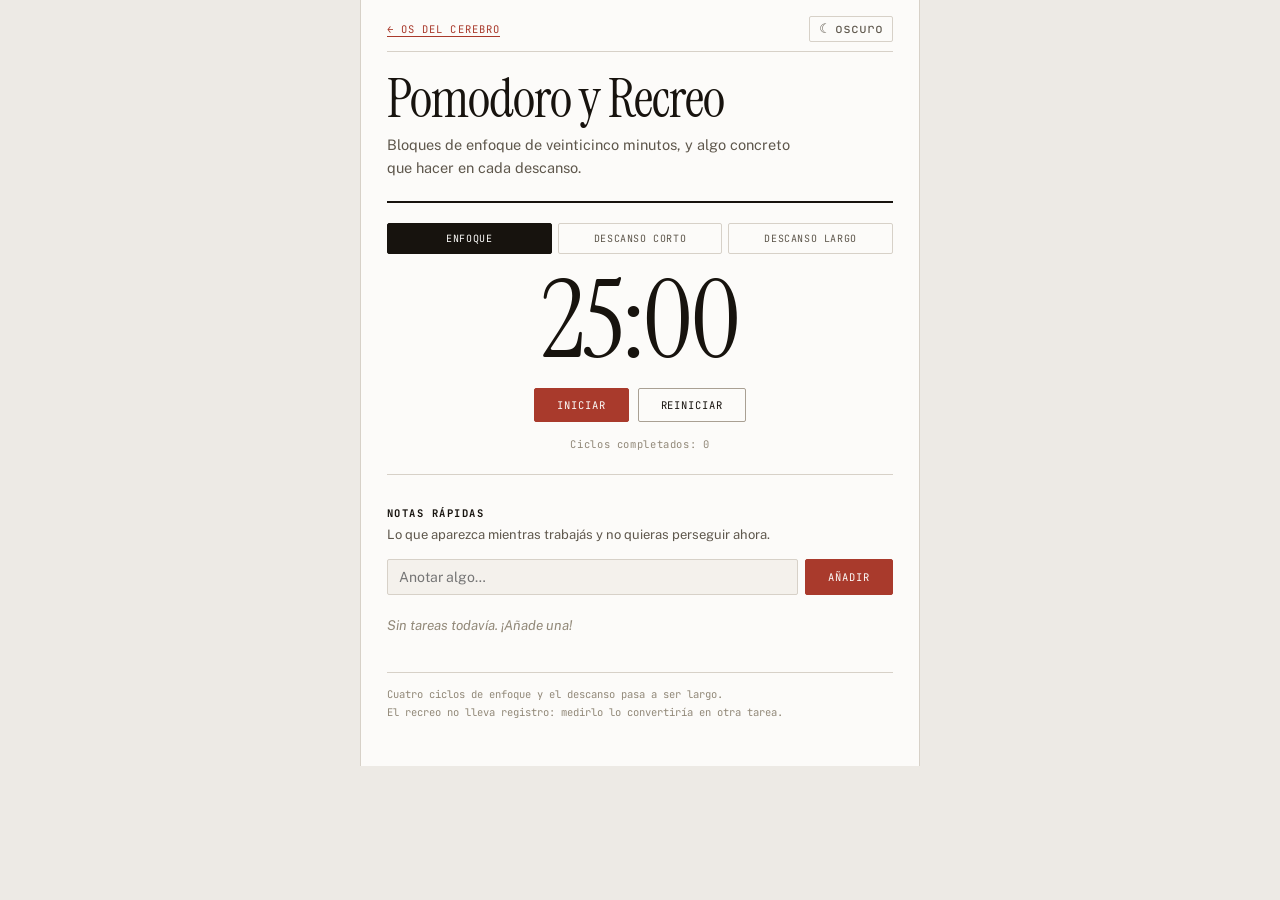
<file: pomodoro-notas/index.html>
<!DOCTYPE html>
<html lang="es">
<head>
  <meta charset="UTF-8" />
  <meta name="viewport" content="width=device-width, initial-scale=1.0" />
  <title>Pomodoro y Recreo</title>
  <link rel="preconnect" href="https://fonts.googleapis.com" />
  <link rel="preconnect" href="https://fonts.gstatic.com" crossorigin />
  <link rel="stylesheet" href="https://fonts.googleapis.com/css2?family=Instrument+Serif&family=JetBrains+Mono:wght@400;700&family=Public+Sans:wght@400;500;600&display=swap" />
  <link rel="stylesheet" href="style.css" />
</head>
<body>
  <main class="app">
    <div class="folio">
      <span><a href="https://claude.ai/code/artifact/37985efb-9c8a-419b-9b6c-6180fbc9257e">← OS del Cerebro</a></span>
      <button id="theme-toggle" class="icon-btn" title="Cambiar tema" aria-label="Cambiar tema">tema</button>
    </div>

    <header class="app-header">
      <h1>Pomodoro y Recreo</h1>
      <p class="app-sub">Bloques de enfoque de veinticinco minutos, y algo concreto que hacer en cada descanso.</p>
    </header>

    <section class="timer-card">
      <div class="mode-tabs">
        <button class="mode-tab active" data-mode="work">Enfoque</button>
        <button class="mode-tab" data-mode="short">Descanso corto</button>
        <button class="mode-tab" data-mode="long">Descanso largo</button>
      </div>

      <div class="timer-display">
        <span id="time">25:00</span>
      </div>

      <div class="timer-controls">
        <button id="start-pause" class="btn primary">Iniciar</button>
        <button id="reset" class="btn">Reiniciar</button>
      </div>

      <div class="cycle-info">
        <span id="cycle-count">Ciclos completados: 0</span>
      </div>
    </section>

    <section class="recreo-card" id="recreo" hidden>
      <div class="recreo-head">
        <h2>Área recreativa</h2>
        <span class="recreo-len" id="recreo-len"></span>
      </div>
      <p class="recreo-idea" id="recreo-idea"></p>
      <p class="recreo-why" id="recreo-why"></p>
      <div class="recreo-actions">
        <button id="recreo-otra" class="btn">Otra idea</button>
        <span class="recreo-nota">No se cuenta ni se guarda. Es el recreo.</span>
      </div>
    </section>

    <section class="notes-card">
      <h2>Notas rápidas</h2>
      <p class="notes-note">Lo que aparezca mientras trabajás y no quieras perseguir ahora.</p>
      <form id="note-form" class="note-form">
        <input id="note-input" type="text" placeholder="Anotar algo…" autocomplete="off" />
        <button type="submit" class="btn primary">Añadir</button>
      </form>
      <ul id="note-list" class="note-list"></ul>
    </section>

    <footer class="app-footer">
      Cuatro ciclos de enfoque y el descanso pasa a ser largo.<br>
      El recreo no lleva registro: medirlo lo convertiría en otra tarea.
    </footer>
  </main>

  <script src="script.js"></script>
</body>
</html>
</file>
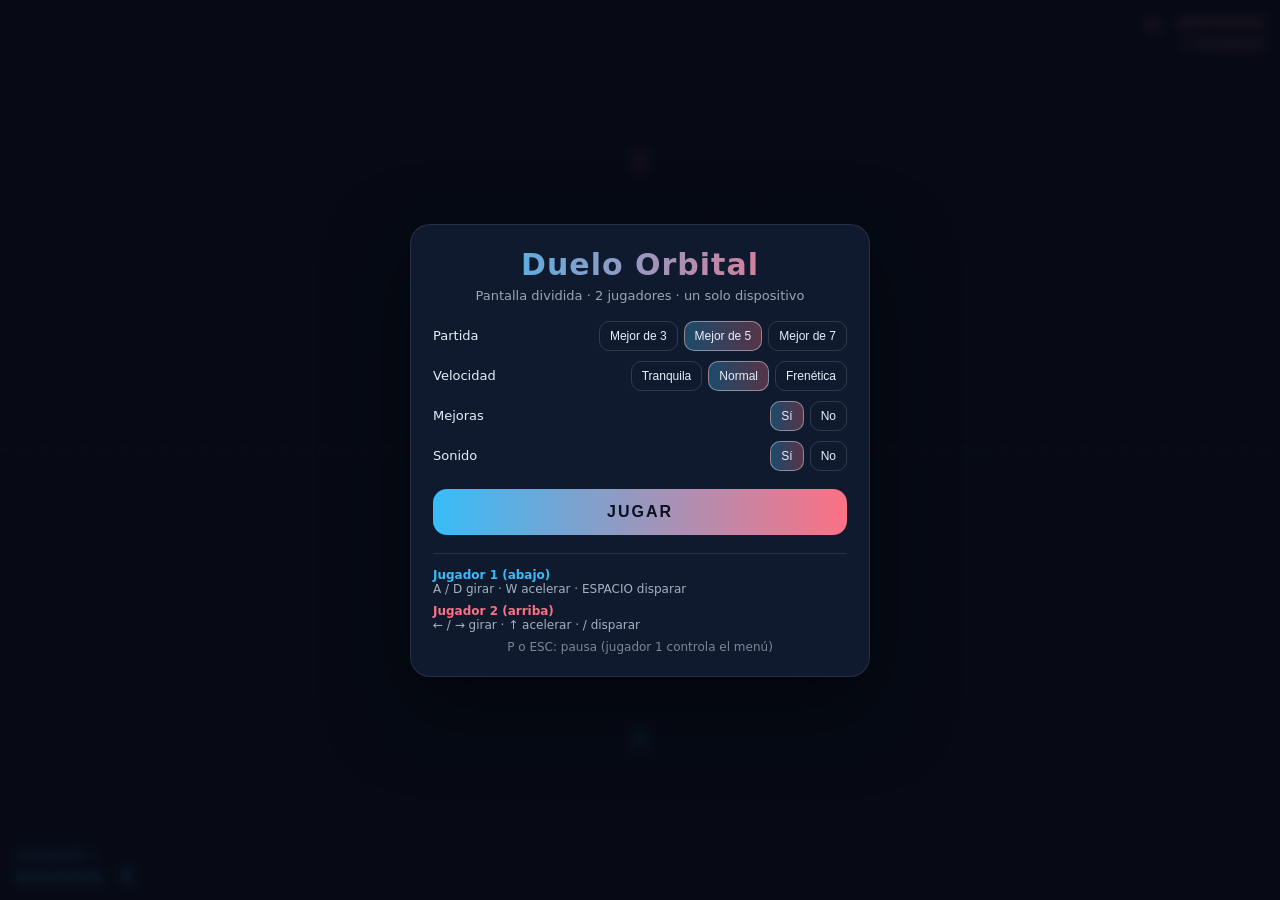
<file: pomodoro-notas/juego/index.html>
<!DOCTYPE html>
<html lang="es">
<head>
  <meta charset="UTF-8" />
  <meta name="viewport" content="width=device-width, initial-scale=1.0, user-scalable=no" />
  <title>Duelo Orbital — 2 jugadores</title>
  <link rel="stylesheet" href="style.css" />
</head>
<body>
  <div id="stage">
    <canvas id="canvas"></canvas>

    <!-- Controles táctiles jugador 2 (arriba, girados 180°) -->
    <div class="touch touch-top" id="touch-p2">
      <button class="pad" data-key="ArrowLeft">◀</button>
      <button class="pad" data-key="ArrowUp">▲</button>
      <button class="pad" data-key="ArrowRight">▶</button>
      <button class="pad fire" data-key="Slash">DISPARAR</button>
    </div>

    <!-- Controles táctiles jugador 1 (abajo) -->
    <div class="touch touch-bottom" id="touch-p1">
      <button class="pad" data-key="KeyA">◀</button>
      <button class="pad" data-key="KeyW">▲</button>
      <button class="pad" data-key="KeyD">▶</button>
      <button class="pad fire" data-key="Space">DISPARAR</button>
    </div>

    <!-- Menú: pertenece al jugador 1 (orientado hacia abajo) -->
    <div id="menu" class="overlay">
      <div class="panel">
        <h1>Duelo Orbital</h1>
        <p class="sub">Pantalla dividida · 2 jugadores · un solo dispositivo</p>

        <div class="rows">
          <div class="row">
            <span>Partida</span>
            <div class="opts" data-setting="rondas">
              <button data-value="2">Mejor de 3</button>
              <button data-value="3" class="on">Mejor de 5</button>
              <button data-value="4">Mejor de 7</button>
            </div>
          </div>
          <div class="row">
            <span>Velocidad</span>
            <div class="opts" data-setting="velocidad">
              <button data-value="0.85">Tranquila</button>
              <button data-value="1" class="on">Normal</button>
              <button data-value="1.25">Frenética</button>
            </div>
          </div>
          <div class="row">
            <span>Mejoras</span>
            <div class="opts" data-setting="powerups">
              <button data-value="1" class="on">Sí</button>
              <button data-value="0">No</button>
            </div>
          </div>
          <div class="row">
            <span>Sonido</span>
            <div class="opts" data-setting="sonido">
              <button data-value="1" class="on">Sí</button>
              <button data-value="0">No</button>
            </div>
          </div>
        </div>

        <button id="play" class="cta">JUGAR</button>

        <div class="controls">
          <div>
            <strong>Jugador 1 (abajo)</strong>
            <span>A / D girar · W acelerar · ESPACIO disparar</span>
          </div>
          <div>
            <strong>Jugador 2 (arriba)</strong>
            <span>← / → girar · ↑ acelerar · / disparar</span>
          </div>
          <div class="hint">P o ESC: pausa (jugador 1 controla el menú)</div>
        </div>
      </div>
    </div>

    <!-- Pausa / fin de partida -->
    <div id="pause" class="overlay hidden">
      <div class="panel small">
        <h2 id="pause-title">Pausa</h2>
        <p id="pause-text" class="sub"></p>
        <button id="resume" class="cta">Continuar</button>
        <button id="tomenu" class="ghost">Volver al menú</button>
      </div>
    </div>
  </div>

  <script src="game.js"></script>
</body>
</html>
</file>
<file: pomodoro-notas/style.css>
:root {
  --paper:   #EDEAE5;
  --sheet:   #FCFBF9;
  --card:    #F4F1EC;
  --rule:    #D7D1C8;
  --rule-hi: #A9A093;
  --ink:     #17130E;
  --ink-2:   #5E574C;
  --ink-3:   #918878;
  --tomate:  #A93A2C;
  --calm:    #2C7056;
  --calm-bg: #EDF3F0;
  --hollow:  #E2DDD5;
}

@media (prefers-color-scheme: dark) {
  :root:not([data-theme="light"]) {
    --paper:   #0B0A08;
    --sheet:   #16130F;
    --card:    #1E1A15;
    --rule:    #2C2721;
    --rule-hi: #453E34;
    --ink:     #EFEBE3;
    --ink-2:   #A69D8D;
    --ink-3:   #78705F;
    --tomate:  #E8705E;
    --calm:    #58B98F;
    --calm-bg: #14201A;
    --hollow:  #241F19;
  }
}

[data-theme="dark"] {
  --paper:   #0B0A08;
  --sheet:   #16130F;
  --card:    #1E1A15;
  --rule:    #2C2721;
  --rule-hi: #453E34;
  --ink:     #EFEBE3;
  --ink-2:   #A69D8D;
  --ink-3:   #78705F;
  --tomate:  #E8705E;
  --calm:    #58B98F;
  --calm-bg: #14201A;
  --hollow:  #241F19;
}

* { box-sizing: border-box; }

body {
  margin: 0;
  min-height: 100vh;
  background: var(--paper);
  color: var(--ink);
  font-family: "Public Sans", system-ui, -apple-system, "Segoe UI", Roboto, sans-serif;
  font-size: 15px;
  line-height: 1.55;
  padding-left: 16px;
  padding-right: 16px;
}

.app {
  max-width: 560px;
  margin: 0 auto;
  background: var(--sheet);
  border-left: 1px solid var(--rule);
  border-right: 1px solid var(--rule);
  padding-block: 0 44px;
  padding-left: 26px;
  padding-right: 26px;
}

@media (max-width: 460px) {
  .app { padding-left: 16px; padding-right: 16px; }
}

/* ---------- cabecera ---------- */
.folio {
  display: flex;
  align-items: center;
  justify-content: space-between;
  gap: 12px;
  border-bottom: 1px solid var(--rule);
  padding-top: 16px;
  padding-bottom: 9px;
  font-family: "JetBrains Mono", ui-monospace, monospace;
  font-size: 10.5px;
  letter-spacing: 0.1em;
  text-transform: uppercase;
  color: var(--ink-3);
}

.folio a {
  color: var(--tomate);
  text-decoration: none;
  border-bottom: 1px solid currentColor;
}

.icon-btn {
  background: none;
  border: 1px solid var(--rule);
  color: var(--ink-2);
  font-size: 13px;
  cursor: pointer;
  padding: 4px 9px;
  border-radius: 2px;
  line-height: 1.2;
  font-family: "JetBrains Mono", ui-monospace, monospace;
}

.icon-btn:hover { border-color: var(--rule-hi); color: var(--ink); }
.icon-btn:focus-visible { outline: 2px solid var(--ink); outline-offset: 2px; }

.app-header h1 {
  font-family: "Instrument Serif", Georgia, serif;
  font-weight: 400;
  font-size: clamp(38px, 11vw, 54px);
  line-height: 0.96;
  letter-spacing: -0.018em;
  margin: 0;
  padding-top: 22px;
}

.app-sub {
  color: var(--ink-2);
  font-size: 14.5px;
  margin: 9px 0 0;
  max-width: 46ch;
}

/* ---------- temporizador ---------- */
.timer-card {
  border-top: 2px solid var(--ink);
  border-bottom: 1px solid var(--rule);
  margin-top: 22px;
  padding: 20px 0 22px;
}

.mode-tabs {
  display: flex;
  gap: 6px;
  margin-bottom: 18px;
}

.mode-tab {
  flex: 1;
  padding: 8px 6px;
  border: 1px solid var(--rule);
  border-radius: 2px;
  background: none;
  color: var(--ink-2);
  font-family: "JetBrains Mono", ui-monospace, monospace;
  font-size: 10px;
  letter-spacing: 0.06em;
  text-transform: uppercase;
  cursor: pointer;
}

.mode-tab:hover { border-color: var(--rule-hi); }
.mode-tab:focus-visible { outline: 2px solid var(--ink); outline-offset: 2px; }

.mode-tab.active {
  background: var(--ink);
  border-color: var(--ink);
  color: var(--sheet);
}

.timer-display {
  text-align: center;
  font-family: "Instrument Serif", Georgia, serif;
  font-size: clamp(76px, 24vw, 108px);
  line-height: 0.9;
  font-variant-numeric: tabular-nums;
  letter-spacing: -0.02em;
  margin-bottom: 18px;
}

.timer-controls {
  display: flex;
  gap: 9px;
  justify-content: center;
  margin-bottom: 14px;
}

.btn {
  padding: 9px 22px;
  border-radius: 2px;
  border: 1px solid var(--rule-hi);
  background: none;
  color: var(--ink);
  font-family: "JetBrains Mono", ui-monospace, monospace;
  font-size: 10.5px;
  letter-spacing: 0.09em;
  text-transform: uppercase;
  cursor: pointer;
}

.btn:hover { border-color: var(--ink); }
.btn:focus-visible { outline: 2px solid var(--ink); outline-offset: 2px; }

.btn.primary {
  background: var(--tomate);
  border-color: var(--tomate);
  color: var(--sheet);
}

.btn.primary:hover { opacity: 0.88; }

.cycle-info {
  text-align: center;
  color: var(--ink-3);
  font-family: "JetBrains Mono", ui-monospace, monospace;
  font-size: 10.5px;
  letter-spacing: 0.06em;
}

/* ---------- área recreativa ---------- */
.recreo-card {
  background: var(--calm-bg);
  border: 1px solid var(--calm);
  border-radius: 3px;
  padding: 20px 22px;
  margin-top: 26px;
}

@media (max-width: 460px) {
  .recreo-card { padding: 16px; }
}

.recreo-head {
  display: flex;
  align-items: baseline;
  justify-content: space-between;
  gap: 12px;
  margin-bottom: 12px;
}

.recreo-head h2 {
  margin: 0;
  font-family: "JetBrains Mono", ui-monospace, monospace;
  font-size: 10px;
  font-weight: 700;
  letter-spacing: 0.13em;
  text-transform: uppercase;
  color: var(--calm);
}

.recreo-len {
  font-family: "JetBrains Mono", ui-monospace, monospace;
  font-size: 10.5px;
  color: var(--ink-3);
  white-space: nowrap;
}

.recreo-idea {
  margin: 0 0 9px;
  font-family: "Instrument Serif", Georgia, serif;
  font-size: 25px;
  line-height: 1.22;
  text-wrap: pretty;
}

.recreo-why {
  margin: 0 0 16px;
  font-size: 14px;
  color: var(--ink-2);
  max-width: 48ch;
}

.recreo-actions {
  display: flex;
  align-items: center;
  gap: 12px;
  flex-wrap: wrap;
}

.recreo-nota {
  font-family: "JetBrains Mono", ui-monospace, monospace;
  font-size: 9.5px;
  letter-spacing: 0.05em;
  color: var(--ink-3);
}

/* ---------- notas ---------- */
.notes-card { margin-top: 30px; }

.notes-card h2 {
  margin: 0 0 4px;
  font-family: "JetBrains Mono", ui-monospace, monospace;
  font-size: 10.5px;
  font-weight: 700;
  letter-spacing: 0.14em;
  text-transform: uppercase;
}

.notes-note {
  font-size: 13px;
  color: var(--ink-2);
  margin: 0 0 14px;
}

.note-form {
  display: flex;
  gap: 7px;
  margin-bottom: 14px;
}

.note-form input {
  flex: 1;
  padding: 9px 11px;
  border-radius: 2px;
  border: 1px solid var(--rule);
  background: var(--card);
  color: var(--ink);
  font-family: "Public Sans", sans-serif;
  font-size: 14px;
}

.note-form input:focus-visible {
  outline: 2px solid var(--tomate);
  outline-offset: 1px;
}

.note-list {
  list-style: none;
  margin: 0;
  padding: 0;
  display: flex;
  flex-direction: column;
}

.note-item {
  display: flex;
  align-items: center;
  gap: 10px;
  padding: 9px 0;
  border-bottom: 1px solid var(--rule);
}

.note-item:last-child { border-bottom: none; }

.note-item span {
  flex: 1;
  font-size: 14.5px;
  word-break: break-word;
  cursor: pointer;
}

.note-item.done span {
  text-decoration: line-through;
  color: var(--ink-3);
}

.note-item .delete-btn {
  background: none;
  border: none;
  color: var(--ink-3);
  cursor: pointer;
  font-size: 15px;
  padding: 2px 5px;
  border-radius: 2px;
  line-height: 1;
}

.note-item .delete-btn:hover { color: var(--tomate); }
.note-item .delete-btn:focus-visible { outline: 2px solid var(--ink); outline-offset: 1px; }

.empty-hint {
  color: var(--ink-3);
  font-size: 13.5px;
  font-style: italic;
  padding: 6px 0;
}

/* ---------- pie ---------- */
.app-footer {
  border-top: 1px solid var(--rule);
  margin-top: 30px;
  padding-top: 13px;
  font-family: "JetBrains Mono", ui-monospace, monospace;
  font-size: 10.5px;
  color: var(--ink-3);
  line-height: 1.7;
}

@media (prefers-reduced-motion: reduce) {
  * { animation: none !important; transition: none !important; }
}
</file>
<file: pomodoro-notas/juego/style.css>
:root {
  --p1: #38bdf8;
  --p2: #fb7185;
  --bg: #070b16;
  --panel: #101a2e;
  --ink: #e8eefc;
}

* { box-sizing: border-box; }

html, body {
  margin: 0;
  height: 100%;
  background: var(--bg);
  color: var(--ink);
  font-family: "Segoe UI", system-ui, -apple-system, sans-serif;
  overflow: hidden;
  overscroll-behavior: none;
  touch-action: none;
  -webkit-user-select: none;
  user-select: none;
}

#stage {
  position: relative;
  width: 100%;
  height: 100%;
}

canvas {
  display: block;
  width: 100%;
  height: 100%;
}

/* ---------- Controles táctiles ---------- */
.touch {
  position: absolute;
  left: 0;
  right: 0;
  height: 92px;
  display: flex;
  gap: 10px;
  padding: 10px 14px;
  align-items: center;
  justify-content: center;
  pointer-events: none;
}

.touch-bottom { bottom: 0; }
.touch-top { top: 0; transform: rotate(180deg); }

.pad {
  pointer-events: auto;
  flex: 0 1 68px;
  min-width: 0;
  height: 62px;
  border-radius: 16px;
  border: 1px solid rgba(255, 255, 255, 0.16);
  background: rgba(255, 255, 255, 0.07);
  color: var(--ink);
  font-size: 20px;
  backdrop-filter: blur(4px);
}

.pad.fire {
  flex: 0 1 130px;
  font-size: 14px;
  font-weight: 700;
  letter-spacing: 1px;
}

.pad:active { background: rgba(255, 255, 255, 0.22); }

.touch-bottom .pad { border-color: rgba(56, 189, 248, 0.45); }
.touch-top .pad { border-color: rgba(251, 113, 133, 0.45); }

body.no-touch .touch { display: none; }

/* ---------- Overlays ---------- */
.overlay {
  position: absolute;
  inset: 0;
  display: flex;
  align-items: center;
  justify-content: center;
  background: rgba(7, 11, 22, 0.86);
  backdrop-filter: blur(6px);
  z-index: 5;
}

.overlay.hidden { display: none; }

.panel {
  width: min(460px, 92vw);
  max-height: 92vh;
  overflow: auto;
  background: var(--panel);
  border: 1px solid rgba(255, 255, 255, 0.1);
  border-radius: 20px;
  padding: 22px;
  text-align: center;
  box-shadow: 0 30px 80px rgba(0, 0, 0, 0.5);
}

.panel.small { width: min(360px, 88vw); }

h1 {
  margin: 0;
  font-size: 30px;
  letter-spacing: 1px;
  background: linear-gradient(90deg, var(--p1), var(--p2));
  -webkit-background-clip: text;
  background-clip: text;
  color: transparent;
}

h2 { margin: 0 0 4px; font-size: 24px; }

.sub {
  margin: 6px 0 18px;
  font-size: 13px;
  opacity: 0.65;
}

.rows { display: grid; gap: 10px; text-align: left; }

.row {
  display: flex;
  align-items: center;
  justify-content: space-between;
  gap: 10px;
  font-size: 13px;
}

.opts { display: flex; gap: 6px; }

.opts button {
  padding: 7px 10px;
  font-size: 12px;
  border-radius: 10px;
  border: 1px solid rgba(255, 255, 255, 0.14);
  background: transparent;
  color: var(--ink);
  cursor: pointer;
}

.opts button.on {
  background: linear-gradient(90deg, rgba(56, 189, 248, 0.3), rgba(251, 113, 133, 0.3));
  border-color: rgba(255, 255, 255, 0.4);
}

.cta {
  margin-top: 18px;
  width: 100%;
  padding: 14px;
  font-size: 16px;
  font-weight: 700;
  letter-spacing: 2px;
  border: 0;
  border-radius: 14px;
  cursor: pointer;
  color: #06101f;
  background: linear-gradient(90deg, var(--p1), var(--p2));
}

.ghost {
  margin-top: 8px;
  width: 100%;
  padding: 11px;
  font-size: 13px;
  border-radius: 12px;
  cursor: pointer;
  color: var(--ink);
  background: transparent;
  border: 1px solid rgba(255, 255, 255, 0.18);
}

.controls {
  margin-top: 18px;
  padding-top: 14px;
  border-top: 1px solid rgba(255, 255, 255, 0.1);
  display: grid;
  gap: 8px;
  font-size: 12px;
  text-align: left;
}

.controls strong { display: block; font-size: 12px; }
.controls div:nth-child(1) strong { color: var(--p1); }
.controls div:nth-child(2) strong { color: var(--p2); }
.controls span { opacity: 0.7; }
.controls .hint { opacity: 0.5; text-align: center; }
</file>
